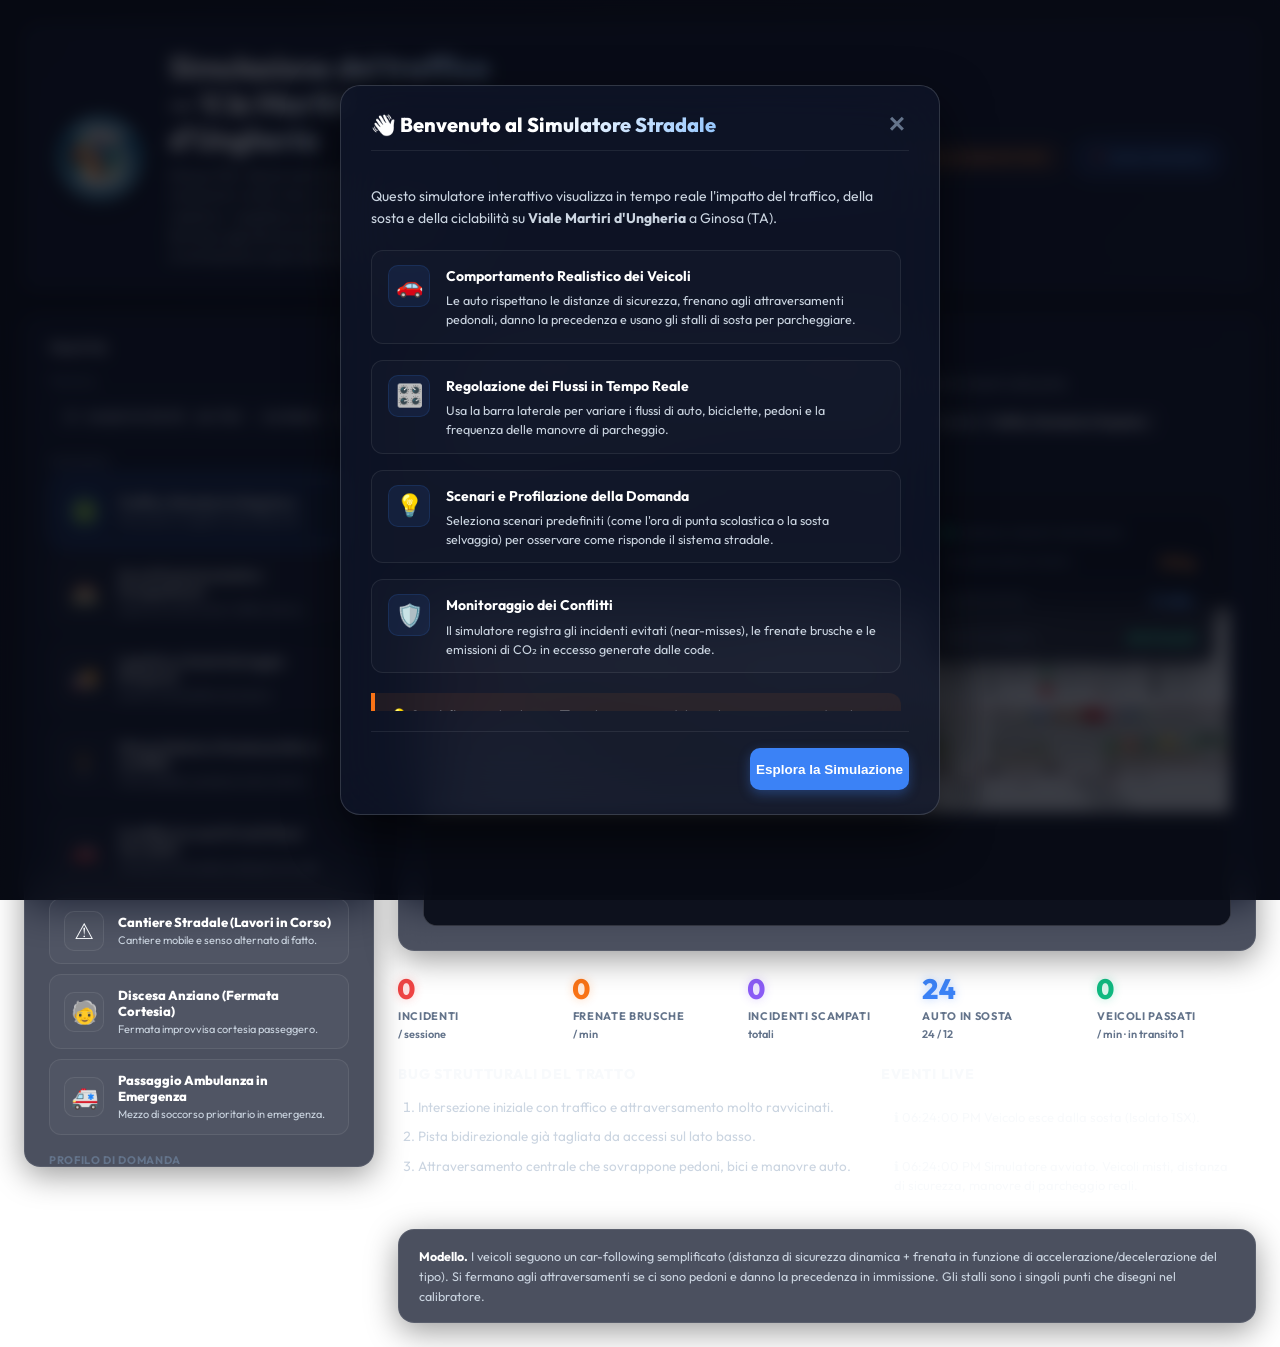
<file: index.html>
<!DOCTYPE html>
<html lang="it">
<head>
  <meta charset="UTF-8" />
  <meta name="viewport" content="width=device-width, initial-scale=1.0" />
  <title>Simulazione viale - V.le Martiri d'Ungheria, Ginosa</title>
  <link rel="preconnect" href="https://fonts.googleapis.com">
  <link rel="preconnect" href="https://fonts.gstatic.com" crossorigin>
  <link href="https://fonts.googleapis.com/css2?family=Outfit:wght@300;400;500;600;700;800;900&display=swap" rel="stylesheet">
  <link rel="stylesheet" href="src/style.css" />
</head>
<body>

<!-- Modal for first-time guide -->
<div id="firstVisitModal" class="modal" style="display:none;">
  <div class="modal-backdrop"></div>
  <div class="modal-content">
    <div class="modal-header">
      <h2>👋 Benvenuto al Simulatore Stradale</h2>
      <button id="closeModalCrossBtn" class="modal-close-cross" title="Chiudi">&times;</button>
    </div>
    <div class="modal-body">
      <p>Questo simulatore interattivo visualizza in tempo reale l'impatto del traffico, della sosta e della ciclabilità su <strong>Viale Martiri d'Ungheria</strong> a Ginosa (TA).</p>
      
      <div class="modal-feature-list">
        <div class="modal-feature-item">
          <span class="feature-icon">🚗</span>
          <div>
            <h4>Comportamento Realistico dei Veicoli</h4>
            <p>Le auto rispettano le distanze di sicurezza, frenano agli attraversamenti pedonali, danno la precedenza e usano gli stalli di sosta per parcheggiare.</p>
          </div>
        </div>
        <div class="modal-feature-item">
          <span class="feature-icon">🎛️</span>
          <div>
            <h4>Regolazione dei Flussi in Tempo Reale</h4>
            <p>Usa la barra laterale per variare i flussi di auto, biciclette, pedoni e la frequenza delle manovre di parcheggio.</p>
          </div>
        </div>
        <div class="modal-feature-item">
          <span class="feature-icon">💡</span>
          <div>
            <h4>Scenari e Profilazione della Domanda</h4>
            <p>Seleziona scenari predefiniti (come l'ora di punta scolastica o la sosta selvaggia) per osservare come risponde il sistema stradale.</p>
          </div>
        </div>
        <div class="modal-feature-item">
          <span class="feature-icon">🛡️</span>
          <div>
            <h4>Monitoraggio dei Conflitti</h4>
            <p>Il simulatore registra gli incidenti evitati (near-misses), le frenate brusche e le emissioni di CO₂ in eccesso generate dalle code.</p>
          </div>
        </div>
      </div>
      
      <p class="modal-tip">💡 <strong>Consiglio:</strong> Usa il pulsante <strong>☰</strong> in alto a sinistra del simulatore per nascondere la barra laterale e ingrandire l'area di visualizzazione.</p>
    </div>
    <div class="modal-footer">
      <button id="closeModalBtn" class="btnPrimary">Esplora la Simulazione</button>
    </div>
  </div>
</div>

<div class="page">
  <section class="hero">
    <div class="hero-text">
      <img src="viale_sim_assets/logo_comitato.jpg" class="comitato-logo" alt="Logo Comitato" />
      <div class="hero-info">
        <h1>Simulazione del traffico — V.le Martiri d'Ungheria</h1>
        <p>Ginosa (TA). Veicoli misti (city car, SUV, furgoni, camioncini, moto) che si comportano in modo realistico: rispettano la distanza di sicurezza, si fermano agli attraversamenti, danno la precedenza in immissione e usano davvero gli stalli di sosta.</p>
      </div>
    </div>
    <div class="hero-meta">
      <span class="badge badge-success" id="badgeSimulationStatus"><span class="dot"></span> SIMULAZIONE ATTIVA</span>
      <span class="badge badge-info" id="badgeActiveTract">🗺️ SEZIONE: TAVOLA D</span>
      <span class="badge badge-warning" id="badgeNearMisses">🛡️ 0 COLLISIONI EVITATE</span>
      <button class="badge btn-guide" id="openOnboardingBtn" title="Mostra Guida">❓ Guida Simulatore</button>
    </div>
  </section>
  
  <div class="layout">
    <aside class="panel" id="sidebar">
      <h2 class="collapsible-header">Tratto <span class="chevron">▼</span></h2>
      <div class="collapsible-content">
        <div class="field">
          <label for="tractSelect">Tavola</label>
          <select id="tractSelect"></select>
        </div>
        <div class="field">
          <label>Scenario</label>
          <select id="scenarioSelect" style="display: none;">
            <option value="standard">Traffico Standard e Regolare</option>
            <option value="school_peak">Ora di Punta Scolastica (Congestione)</option>
            <option value="delivery_block">Logistica e Sosta Selvaggia (Furgone)</option>
            <option value="vulnerable_users">Utenza Debole e Pendenze (Micro-conflitti)</option>
            <option value="driveway_conflict">Conflitto Accessi Privati (Passi Carrabili)</option>
            <option value="roadworks">Cantiere Stradale (Lavori in Corso)</option>
            <option value="dropoff">Discesa Anziano (Fermata Cortesia)</option>
            <option value="ambulance">Passaggio Ambulanza in Emergenza</option>
          </select>
          <div class="scenario-grid" id="scenarioGrid"></div>
        </div>
        <div class="field">
          <label for="profileSelect">Profilo di domanda</label>
          <select id="profileSelect">
            <option value="custom">Personalizzato</option>
            <option value="quiet">Notte / festivo</option>
            <option value="morning">Mattina feriale (7–9)</option>
            <option value="midday">Pranzo (12–14)</option>
            <option value="evening">Sera feriale (17–20)</option>
            <option value="weekend">Sabato pomeriggio</option>
          </select>
        </div>
      </div>

      <h2 class="collapsible-header">Flussi <span class="chevron">▼</span></h2>
      <div class="collapsible-content">
        <div class="field">
          <label>Auto · veic/min</label>
          <div class="sliderWrap"><input id="carFlow" type="range" min="0" max="60" value="15"><div class="valueBox" id="carFlowVal">15</div></div>
        </div>
        <div class="field">
          <label>Bici · bici/min</label>
          <div class="sliderWrap"><input id="bikeFlow" type="range" min="0" max="40" value="8"><div class="valueBox" id="bikeFlowVal">8</div></div>
        </div>
        <div class="field">
          <label>Pedoni · ped/min</label>
          <div class="sliderWrap"><input id="pedFlow" type="range" min="0" max="50" value="10"><div class="valueBox" id="pedFlowVal">10</div></div>
        </div>
        <div class="field">
          <label>Manovre parcheggio · /h</label>
          <div class="sliderWrap"><input id="parkingFlow" type="range" min="0" max="120" value="40"><div class="valueBox" id="parkingFlowVal">40</div></div>
        </div>
        <div class="field">
          <label>Occupazione iniziale parcheggi (%)</label>
          <div class="sliderWrap"><input id="parkingFill" type="range" min="0" max="100" value="65"><div class="valueBox" id="parkingFillVal">65</div></div>
        </div>
      </div>

      <h2 class="collapsible-header">Visualizzazione <span class="chevron">▼</span></h2>
      <div class="collapsible-content">
        <div class="checks">
          <label><input type="checkbox" id="showImage" checked> Sfondo planimetria</label>
          <label><input type="checkbox" id="showHotspots" checked> Zone critiche</label>
          <label><input type="checkbox" id="showPaths"> Traiettorie</label>
          <label><input type="checkbox" id="showStalls" checked> Posti auto</label>
          <label><input type="checkbox" id="showLabels"> Etichette events</label>
          <label><input type="checkbox" id="debugMode"> Modalità Debug (Log dev)</label>
        </div>

        <div class="btnRow" style="margin-top:14px">
          <button class="btnPrimary" id="pauseBtn">⏸ Pausa</button>
          <button class="btnGhost" id="resetBtn">↻ Reset</button>
        </div>

        <div class="miniLegend">
          <div class="legendItem"><span class="legendSwatch" style="background:#3b82f6"></span> city car</div>
          <div class="legendItem"><span class="legendSwatch" style="background:#1e293b"></span> SUV</div>
          <div class="legendItem"><span class="legendSwatch" style="background:#cbd5e1"></span> furgone</div>
          <div class="legendItem"><span class="legendSwatch" style="background:#a16207"></span> camioncino</div>
          <div class="legendItem"><span class="legendSwatch" style="background:#dc2626"></span> moto</div>
          <div class="legendItem"><span class="legendSwatch" style="background:#ea580c"></span> bici</div>
          <div class="legendItem"><span class="legendSwatch" style="background:#0f172a"></span> pedone</div>
          <div class="legendItem"><span class="legendSwatch" style="background:#7c3aed"></span> stallo disabili</div>
        </div>
      </div>
    </aside>

    <main class="main">
      <section class="canvasCard">
        <div class="titleRow">
          <div style="display: flex; align-items: center; gap: 14px;">
            <button id="sidebarToggleBtn" class="btnGhost" title="Nascondi controlli" style="height: 40px; width: 40px; padding: 0; display: inline-flex; align-items: center; justify-content: center; font-size: 18px; border-radius: 10px;">☰</button>
            <div>
              <h3 id="tractTitle">—</h3>
              <p id="tractDescription"></p>
            </div>
          </div>
          <div class="toolbar">
            <div class="chip">Pendenze <b id="slopeChip">—</b></div>
            <div class="chip">Pista <b id="orientationChip">—</b></div>
            <div class="chip">Scenario <b id="scenarioChip">—</b></div>
            <div class="chip">Stalli <b id="stallsChip">—</b></div>
            <button id="fullscreenBtn" class="btnGhost" style="height: 32px; padding: 0 12px; font-size: 11px;">🔲 Fullscreen</button>
          </div>
        </div>
        <div class="stageWrap">
          <canvas id="stage" width="1400" height="400"></canvas>
          <div class="hud-dashboard">
            <div class="hud-header">
              <span class="hud-pulse"></span> GINOSA SMART NETWORK
            </div>
            <div class="hud-metrics">
              <div class="hud-metric">
                <span class="hud-label">CO₂ IN ECCESSO (CODA)</span>
                <span class="hud-value" id="hudCO2">0.0 g</span>
              </div>
              <div class="hud-metric">
                <span class="hud-label">FLUSSO ATTIVO</span>
                <span class="hud-value" id="hudActive">0 veic.</span>
              </div>
              <div class="hud-metric">
                <span class="hud-label">VELOCITÀ MEDIA</span>
                <span class="hud-value" id="hudSpeed">40.0 km/h</span>
              </div>
            </div>
          </div>
        </div>
      </section>

      <section class="stats">
        <div class="card stat-red"><div class="statValue" id="statCrashes">0</div><div class="statLabel">Incidenti</div><div class="statSub">/ sessione</div></div>
        <div class="card stat-orange"><div class="statValue" id="statBrakes">0</div><div class="statLabel">Frenate brusche</div><div class="statSub">/ min</div></div>
        <div class="card stat-violet"><div class="statValue" id="statNearMisses">0</div><div class="statLabel">Incidenti scampati</div><div class="statSub">totali</div></div>
        <div class="card stat-blue"><div class="statValue" id="statParked">0</div><div class="statLabel">Auto in sosta</div><div class="statSub" id="statParkedSub">— / —</div></div>
        <div class="card stat-green"><div class="statValue" id="statThrough">0</div><div class="statLabel">Veicoli passati</div><div class="statSub" id="statThroughSub">/ min · in transito —</div></div>
      </section>

      <section class="bottom">
        <div class="card">
          <h3>Bug strutturali del tratto</h3>
          <ol class="list" id="bugList"></ol>
        </div>
        <div class="card">
          <h3>Eventi live</h3>
          <div class="log" id="logBox"></div>
        </div>
      </section>

      <section class="note">
        <b>Modello.</b> I veicoli seguono un car-following semplificato (distanza di sicurezza dinamica + frenata in funzione di accelerazione/decelerazione del tipo). Si fermano agli attraversamenti se ci sono pedoni e danno la precedenza in immissione. Gli stalli sono i singoli punti che disegni nel calibratore.
      </section>
    </main>
  </div>
</div>

<script src="src/data.js"></script>
<script src="src/simulator.js?v=12"></script>
</body>
</html>
</file>
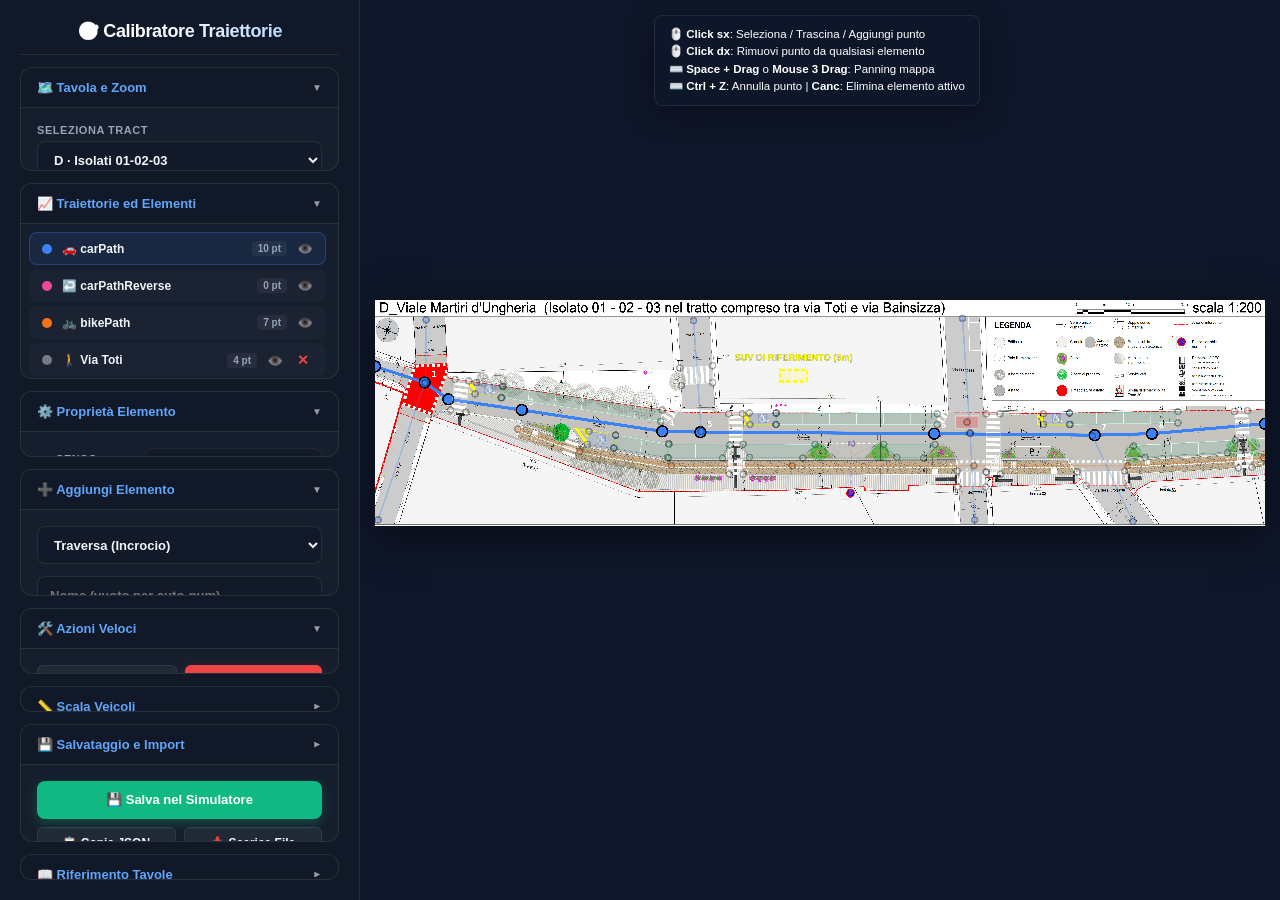
<file: calibration_tool.html>
<!DOCTYPE html>
<html lang="it">
<head>
<meta charset="UTF-8"/>
<title>Calibrazione Traiettorie</title>
<style>
  :root {
    --bg: #0b0f19;
    --panel-bg: rgba(22, 28, 45, 0.7);
    --panel-border: rgba(255, 255, 255, 0.08);
    --ink: #f1f5f9;
    --ink-muted: #94a3b8;
    --blue: #3b82f6;
    --blue-glow: rgba(59, 130, 246, 0.3);
    --green: #10b981;
    --green-glow: rgba(16, 185, 129, 0.3);
    --orange: #f97316;
    --orange-glow: rgba(249, 115, 22, 0.3);
    --red: #ef4444;
    --red-glow: rgba(239, 68, 68, 0.3);
    --purple: #8b5cf6;
    --radius: 12px;
    --shadow: 0 8px 32px rgba(0, 0, 0, 0.4);
  }

  * { box-sizing: border-box; margin: 0; padding: 0; }
  body {
    font-family: 'Outfit', 'Inter', -apple-system, sans-serif;
    background: var(--bg);
    color: var(--ink);
    display: flex;
    height: 100vh;
    overflow: hidden;
  }

  .sidebar {
    width: 360px;
    min-width: 360px;
    background: #111827;
    border-right: 1px solid var(--panel-border);
    padding: 20px;
    overflow-y: auto;
    display: flex;
    flex-direction: column;
    gap: 12px;
  }

  .sidebar::-webkit-scrollbar {
    width: 6px;
  }
  .sidebar::-webkit-scrollbar-thumb {
    background: rgba(255, 255, 255, 0.1);
    border-radius: 3px;
  }

  h1 {
    font-size: 18px;
    font-weight: 800;
    color: #fff;
    text-align: center;
    padding-bottom: 12px;
    border-bottom: 1px solid var(--panel-border);
    letter-spacing: -0.02em;
    background: linear-gradient(120deg, #ffffff 40%, #93c5fd 100%);
    -webkit-background-clip: text;
    -webkit-text-fill-color: transparent;
  }

  h2 {
    font-size: 13px;
    font-weight: 800;
    color: #60a5fa;
    display: flex;
    align-items: center;
    gap: 8px;
  }

  /* Collapsible Card Design */
  .card {
    background: rgba(31, 41, 55, 0.4);
    border: 1px solid var(--panel-border);
    border-radius: var(--radius);
    overflow: hidden;
    transition: all 0.3s cubic-bezier(0.25, 0.8, 0.25, 1);
  }
  
  .card-header {
    background: rgba(17, 24, 39, 0.8);
    padding: 12px 16px;
    display: flex;
    align-items: center;
    justify-content: space-between;
    cursor: pointer;
    user-select: none;
    transition: background 0.2s;
  }
  .card-header:hover {
    background: rgba(31, 41, 55, 0.8);
  }

  .card-header .toggle-icon {
    font-size: 10px;
    transition: transform 0.3s;
    opacity: 0.6;
  }
  .card.collapsed .toggle-icon {
    transform: rotate(-90deg);
  }
  .card.collapsed .card-body {
    display: none;
  }
  .card-body {
    padding: 16px;
    border-top: 1px solid var(--panel-border);
  }

  label {
    display: block;
    font-size: 11px;
    font-weight: 700;
    margin-bottom: 5px;
    color: var(--ink-muted);
    text-transform: uppercase;
    letter-spacing: 0.05em;
  }

  select, button, input[type=text], input[type=number] {
    width: 100%;
    height: 38px;
    border: 1px solid var(--panel-border);
    border-radius: 8px;
    background: rgba(17, 24, 39, 0.6);
    color: var(--ink);
    font-size: 13px;
    font-weight: 600;
    padding: 0 12px;
    outline: none;
    transition: all 0.2s;
  }

  select:focus, input[type=text]:focus, input[type=number]:focus {
    border-color: var(--blue);
    box-shadow: 0 0 0 3px var(--blue-glow);
  }

  button {
    cursor: pointer;
    font-weight: 700;
    border: none;
    display: inline-flex;
    align-items: center;
    justify-content: center;
    gap: 8px;
    transition: all 0.2s ease;
  }
  button:hover {
    transform: translateY(-1px);
  }
  button:active {
    transform: translateY(0);
  }

  .btn-pri { background: var(--blue); color: #fff; box-shadow: 0 4px 12px var(--blue-glow); }
  .btn-pri:hover { background: #2563eb; box-shadow: 0 6px 16px rgba(37, 99, 235, 0.4); }

  .btn-sec { background: rgba(255, 255, 255, 0.05); color: var(--ink); border: 1px solid var(--panel-border); }
  .btn-sec:hover { background: rgba(255, 255, 255, 0.1); }

  .btn-grn { background: var(--green); color: #fff; box-shadow: 0 4px 12px var(--green-glow); }
  .btn-grn:hover { background: #059669; box-shadow: 0 6px 16px rgba(5, 150, 105, 0.4); }

  .btn-del { background: var(--red); color: #fff; box-shadow: 0 4px 12px var(--red-glow); }
  .btn-del:hover { background: #dc2626; box-shadow: 0 6px 16px rgba(220, 38, 38, 0.4); }

  .btn-sm { height: 32px; font-size: 12px; border-radius: 6px; }

  .row { display: flex; gap: 8px; }
  .row > * { flex: 1; }
  .row.valign { align-items: center; }

  .pathList {
    display: flex;
    flex-direction: column;
    gap: 4px;
    max-height: 260px;
    overflow-y: auto;
    padding-right: 4px;
  }
  .pathList::-webkit-scrollbar {
    width: 4px;
  }
  .pathList::-webkit-scrollbar-thumb {
    background: rgba(255, 255, 255, 0.08);
    border-radius: 2px;
  }

  .pItem {
    display: flex;
    align-items: center;
    gap: 10px;
    padding: 8px 12px;
    border-radius: 8px;
    cursor: pointer;
    font-size: 12px;
    font-weight: 600;
    background: rgba(255, 255, 255, 0.02);
    border: 1px solid transparent;
    transition: all 0.2s;
  }
  .pItem:hover {
    background: rgba(255, 255, 255, 0.06);
    border-color: rgba(255, 255, 255, 0.05);
  }
  .pItem.active {
    background: rgba(59, 130, 246, 0.1);
    border-color: rgba(59, 130, 246, 0.3);
  }
  
  .pItem .sw {
    width: 10px;
    height: 10px;
    border-radius: 50%;
    flex-shrink: 0;
  }
  .pItem .ct {
    margin-left: auto;
    font-size: 10px;
    color: var(--ink-muted);
    background: rgba(255, 255, 255, 0.05);
    padding: 2px 6px;
    border-radius: 4px;
  }
  .pItem .ow {
    font-size: 9px;
    background: rgba(249, 115, 22, 0.15);
    color: #fdba74;
    padding: 1px 4px;
    border-radius: 4px;
    font-weight: 700;
    margin-left: 6px;
  }
  .pItem .tag {
    font-size: 9px;
    background: rgba(59, 130, 246, 0.15);
    color: #93c5fd;
    padding: 1px 4px;
    border-radius: 4px;
    font-weight: 700;
    margin-left: 6px;
  }
  .pItem .toggle {
    cursor: pointer;
    opacity: 0.5;
    font-size: 13px;
    transition: opacity 0.2s;
  }
  .pItem .toggle:hover { opacity: 1; }
  .pItem .del {
    background: none !important;
    border: none !important;
    color: var(--red);
    cursor: pointer;
    font-size: 14px;
    width: auto;
    height: auto;
    padding: 0 4px;
    box-shadow: none !important;
    transform: none !important;
  }

  .main {
    flex: 1;
    overflow: auto;
    position: relative;
    padding: 0;
    background: #0f172a;
  }

  .canvas-wrap {
    display: flex;
    align-items: center;
    justify-content: center;
    position: relative;
    box-sizing: border-box;
  }

  canvas {
    display: block;
    cursor: crosshair;
    box-shadow: 0 10px 40px rgba(0,0,0,0.5);
    flex-shrink: 0;
  }

  .status {
    position: fixed;
    bottom: 20px;
    right: 20px;
    background: rgba(16, 185, 129, 0.9);
    backdrop-filter: blur(10px);
    color: #fff;
    padding: 10px 20px;
    border-radius: var(--radius);
    font-weight: 700;
    font-size: 13px;
    box-shadow: 0 10px 25px rgba(16, 185, 129, 0.3);
    opacity: 0;
    transform: translateY(10px);
    transition: all 0.3s cubic-bezier(0.34, 1.56, 0.64, 1);
    pointer-events: none;
    z-index: 99;
  }
  .status.show {
    opacity: 1;
    transform: translateY(0);
  }

  .hud-coordinates {
    position: absolute;
    top: 15px;
    background: rgba(15, 23, 42, 0.75);
    backdrop-filter: blur(12px);
    border: 1px solid var(--panel-border);
    padding: 8px 14px;
    border-radius: 8px;
    font-family: monospace;
    font-size: 12px;
    color: #fff;
    pointer-events: none;
    z-index: 10;
    box-shadow: var(--shadow);
  }

  .help {
    font-size: 11.5px;
    color: var(--ink-muted);
    line-height: 1.6;
    background: rgba(255, 255, 255, 0.02);
    border: 1px solid var(--panel-border);
    padding: 12px;
    border-radius: var(--radius);
  }
  .help b { color: #60a5fa; }
  .help strong { color: var(--orange); }

  .addPanel {
    display: flex;
    flex-direction: column;
    gap: 8px;
  }

  .refPanel {
    font-size: 11.5px;
    background: rgba(31, 41, 55, 0.2);
    padding: 12px;
    border-radius: 8px;
    color: var(--ink-muted);
    line-height: 1.6;
    border: 1px solid var(--panel-border);
  }
  .refPanel b { color: #53a8b6; display: block; margin-bottom: 6px; }

  /* Input range premium styling */
  input[type=range] {
    -webkit-appearance: none;
    width: 100%;
    background: transparent;
  }
  input[type=range]:focus { outline: none; }
  input[type=range]::-webkit-slider-runnable-track {
    width: 100%;
    height: 6px;
    cursor: pointer;
    background: rgba(255,255,255,0.1);
    border-radius: 3px;
  }
  input[type=range]::-webkit-slider-thumb {
    height: 16px;
    width: 16px;
    border-radius: 50%;
    background: var(--blue);
    cursor: pointer;
    -webkit-appearance: none;
    margin-top: -5px;
    box-shadow: 0 0 8px var(--blue-glow);
  }
</style>
</head>
<body>
<aside class="sidebar">
  <h1>🎯 Calibratore Traiettorie</h1>
  
  <div class="card">
    <div class="card-header" onclick="toggleCard(this)">
      <h2>🗺️ Tavola e Zoom</h2>
      <span class="toggle-icon">▼</span>
    </div>
    <div class="card-body">
      <div style="margin-bottom:8px">
        <label>Seleziona Tract</label>
        <select id="tractSel"></select>
      </div>
      <div class="row">
        <button class="btn-sec btn-sm" id="zOut">−</button>
        <button class="btn-sec btn-sm" id="zFit">Fit</button>
        <button class="btn-sec btn-sm" id="zIn">+</button>
        <button class="btn-sec btn-sm" id="z100">1:1</button>
      </div>
    </div>
  </div>

  <div class="card">
    <div class="card-header" onclick="toggleCard(this)">
      <h2>📈 Traiettorie ed Elementi</h2>
      <span class="toggle-icon">▼</span>
    </div>
    <div class="card-body" style="padding:8px">
      <div class="pathList" id="pathList"></div>
    </div>
  </div>

  <div class="card" id="propCard">
    <div class="card-header" onclick="toggleCard(this)">
      <h2>⚙️ Proprietà Elemento</h2>
      <span class="toggle-icon">▼</span>
    </div>
    <div class="card-body">
      <div class="addPanel">
        <div class="row valign">
           <label style="flex:1; margin-bottom:0; display:flex; align-items:center; gap:6px;"><input type="checkbox" id="oneWayCheck"> Senso Unico</label>
           <select id="dirSel" style="flex:1.5;height:34px;font-size:12px">
             <option value="both">Entrambe dir.</option>
             <option value="in">Solo Entrata</option>
             <option value="out">Solo Uscita</option>
           </select>
        </div>
      </div>
    </div>
  </div>

  <div class="card">
    <div class="card-header" onclick="toggleCard(this)">
      <h2>➕ Aggiungi Elemento</h2>
      <span class="toggle-icon">▼</span>
    </div>
    <div class="card-body">
      <div class="addPanel">
        <div class="row">
          <select id="addType">
            <option value="sidestreet">Traversa (Incrocio)</option>
            <option value="crossing">Attrav. Pedonale</option>
            <option value="driveway">Passo carrabile</option>
            <option value="stall">Stallo Parcheggio</option>
            <option value="disabled">Stallo Disabili</option>
            <option value="moto">Stallo Moto</option>
            <option value="hotspot">Zona Critica</option>
            <option value="blockage">Ostruzione (Furgone)</option>
          </select>
        </div>
        <input type="text" id="addName" placeholder="Nome (vuoto per auto-num)..." style="margin: 4px 0"/>
        <button class="btn-grn btn-sm" id="addBtn">+ Aggiungi / Posiziona</button>
      </div>
    </div>
  </div>

  <div class="card">
    <div class="card-header" onclick="toggleCard(this)">
      <h2>🛠️ Azioni Veloci</h2>
      <span class="toggle-icon">▼</span>
    </div>
    <div class="card-body">
      <div class="row">
        <button class="btn-sec btn-sm" id="undoBtn">↩ Undo</button>
        <button class="btn-del btn-sm" id="clearBtn">🗑 Svuota</button>
      </div>
    </div>
  </div>

  <div class="card collapsed">
    <div class="card-header" onclick="toggleCard(this)">
      <h2>📏 Scala Veicoli</h2>
      <span class="toggle-icon">▼</span>
    </div>
    <div class="card-body">
      <div style="background: rgba(255,255,255,0.02); padding: 8px; border-radius: 6px; border:1px solid var(--panel-border)">
        <div style="display:flex; gap:8px; align-items:center;">
          <input type="range" id="scaleSlider" min="0.5" max="3.0" step="0.01" value="1.0" style="flex:1">
          <input type="number" id="scaleVal" value="1.0" step="0.01" style="width:65px; background:rgba(17,24,39,0.6); color:#fff; border:1px solid var(--panel-border); height:30px; border-radius:4px; text-align:center;">
        </div>
        <div style="font-size:10px; color:var(--ink-muted); margin-top:6px;">Regola finché il SUV fantasma giallo non occupa correttamente un parcheggio.</div>
      </div>
    </div>
  </div>

  <div class="card collapsed">
    <div class="card-header" onclick="toggleCard(this)">
      <h2>💾 Salvataggio e Import</h2>
      <span class="toggle-icon">▼</span>
    </div>
    <div class="card-body" style="display:flex; flex-direction:column; gap:8px;">
      <button class="btn-grn" id="saveBtn">💾 Salva nel Simulatore</button>
      <div class="row">
        <button class="btn-sec btn-sm" id="exportBtn">📋 Copia JSON</button>
        <button class="btn-sec btn-sm" id="downloadBtn">📥 Scarica File</button>
      </div>
      <button class="btn-del btn-sm" id="resetStorBtn">🗑 Ripristina Predefiniti</button>
    </div>
  </div>

  <div class="card collapsed">
    <div class="card-header" onclick="toggleCard(this)">
      <h2>📖 Riferimento Tavole</h2>
      <span class="toggle-icon">▼</span>
    </div>
    <div class="card-body">
      <div class="refPanel" id="refPanel"></div>
    </div>
  </div>
</aside>

<div class="main" id="mainArea">
  <div class="hud-coordinates" id="coordsHud" style="left: 15px;">X: 0 | Y: 0</div>
  <div class="hud-coordinates" style="right: 15px; left: auto; font-family: sans-serif; font-size: 11.5px; line-height: 1.5; padding: 10px 14px;">
    🖱️ <b>Click sx</b>: Seleziona / Trascina / Aggiungi punto<br>
    🖱️ <b>Click dx</b>: Rimuovi punto da qualsiasi elemento<br>
    ⌨️ <b>Space + Drag</b> o <b>Mouse 3 Drag</b>: Panning mappa<br>
    ⌨️ <b>Ctrl + Z</b>: Annulla punto | <b>Canc</b>: Elimina elemento attivo
  </div>
  <div class="canvas-wrap" id="canvasWrap">
    <canvas id="canvas"></canvas>
  </div>
</div>
<div class="status" id="status"></div>

<script>
function toggleCard(header) {
  const card = header.parentElement;
  card.classList.toggle('collapsed');
  
  const title = header.querySelector('h2').textContent.trim();
  localStorage.setItem('calib-card-' + title, card.classList.contains('collapsed') ? 'collapsed' : 'expanded');
}

(() => {
const canvas = document.getElementById('canvas');
const ctx = canvas.getContext('2d');
const mainArea = document.getElementById('mainArea');
const statusEl = document.getElementById('status');
let vehicleScale = 1.0;
let refSUV = { x: 100, y: 100, angle: 0 };

const COLORS = {carPath:'#3b82f6',carPathReverse:'#ec4899',bikePath:'#f97316',sidestreet:'#3b82f6',crossing:'rgba(255,255,255,0.4)',driveway:'#8b5cf6',stall:'rgba(16,185,129,0.3)',disabled:'rgba(59,130,246,0.3)',moto:'rgba(234,179,8,0.3)',hotspot:'rgba(239,68,68,0.25)',blockage:'#ef4444'};
const AREA_TYPES = ['crossing','hotspot'];

const defaultTracts = {
  D:{title:'D · Isolati 01-02-03',image:'./viale_sim_assets/D.png',w:1165,h:296},
  E:{title:'E · Isolati 03-04-05-06',image:'./viale_sim_assets/E.png',w:1176,h:225},
  F:{title:'F · Isolati 06-07-08-09',image:'./viale_sim_assets/F.png',w:1800,h:373},
  G:{title:'G · Isolati 09-10-11-12',image:'./viale_sim_assets/G.png',w:1798,h:399},
  H:{title:'H · Isolati 12-13-14-15',image:'./viale_sim_assets/H.png',w:1798,h:470}
};

const defaultPaths = {
  D:{carPath:[[18,106],[95,107],[170,108],[290,110],[420,112],[545,114],[670,114],[795,112],[920,110],[1045,109],[1148,108]],bikePath:[[1110,208],[1000,207],[900,207],[780,208],[660,210],[545,210],[420,209],[300,207],[190,204],[85,200]],crossings:[{name:'Via Toti',path:[[72,82],[72,222]]},{name:'Attraversamento centrale',path:[[515,98],[515,218]]},{name:'Via Bainsizza',path:[[1045,92],[1045,218]]}],driveways:[{name:'Accesso 1',path:[[640,272],[640,245],[636,218],[630,195]]},{name:'Accesso 2',path:[[935,270],[935,244],[930,218],[926,196]]}],disabled:[{name:'Stallo disabili',path:[[500,120],[500,148],[500,182],[500,214]]}],hotspots:[],blockage:{x:690,y:108},sideStreets:[],stalls:[],moto:[]},
  E:{carPath:[],carPathReverse:[],bikePath:[],crossings:[],driveways:[],disabled:[],hotspots:[],blockage:{x:0,y:0},sideStreets:[],stalls:[],moto:[]},
  F:{carPath:[],carPathReverse:[],bikePath:[],crossings:[],driveways:[],disabled:[],hotspots:[],blockage:{x:0,y:0},sideStreets:[],stalls:[],moto:[]},
  G:{carPath:[],carPathReverse:[],bikePath:[],crossings:[],driveways:[],disabled:[],hotspots:[],blockage:{x:0,y:0},sideStreets:[],stalls:[],moto:[]},
  H:{carPath:[],carPathReverse:[],bikePath:[],crossings:[],driveways:[],disabled:[],hotspots:[],blockage:{x:0,y:0},sideStreets:[],stalls:[],moto:[]}
};

let currentKey = new URLSearchParams(location.search).get('tract') || 'D';
let activePath = 'carPath';
let zoom = 1;
let bgImage = new Image();
let dragging = null;
let paths = {}; 
let hiddenPaths = new Set();
let oneWayPaths = new Set();
let directions = {}; // side street directions

// Panning states
let isPanning = false;
let panStart = { x: 0, y: 0 };
let spacePressed = false;

const GRAB_R = 12;

function tractToEditable(data) {
  const out = {};
  oneWayPaths.clear(); directions = {};
  out.carPath = JSON.parse(JSON.stringify(data.carPath || []));
  out.carPathReverse = JSON.parse(JSON.stringify(data.carPathReverse || []));
  out.bikePath = JSON.parse(JSON.stringify(data.bikePath || []));
  
  (data.crossings||[]).forEach(c => { 
    const k = 'crossing:'+c.name; out[k] = c.path || [[c.x,c.y1],[c.x,c.y2]]; 
    if(c.oneWay) oneWayPaths.add(k);
  });
  (data.sideStreets||[]).forEach(s => {
    const k = 'sidestreet:'+s.name; out[k] = s.path || [];
    if(s.oneWay) oneWayPaths.add(k);
    directions[k] = s.direction || 'both';
  });
  (data.driveways||[]).forEach(d => { out['driveway:'+d.name] = JSON.parse(JSON.stringify(d.path)); });
  (data.stalls||[]).forEach(s => { out['stall:'+s.name] = JSON.parse(JSON.stringify(s.path)); });
  (data.disabled||[]).forEach(d => { out['disabled:'+d.name] = JSON.parse(JSON.stringify(d.path)); });
  (data.moto||[]).forEach(m => { out['moto:'+m.name] = JSON.parse(JSON.stringify(m.path)); });
  (data.hotspots||[]).forEach((h,i) => { 
    out['hotspot:'+(h.name||i)] = h.area || [[h.x,h.y],[h.x+h.w,h.y],[h.x+h.w,h.y+h.h],[h.x,h.y+h.h]]; 
  });
  if(data.blockage) out['blockage:furgone'] = [[data.blockage.x, data.blockage.y]];
  
  vehicleScale = data.scale || 1.0;
  refSUV = data.refSUV || { x: defaultTracts[currentKey].w/2, y: defaultTracts[currentKey].h/2, angle: 0 };
  if(document.getElementById('scaleSlider')) document.getElementById('scaleSlider').value = vehicleScale;
  if(document.getElementById('scaleVal')) document.getElementById('scaleVal').value = vehicleScale;

  return out;
}

function editableToTract(ed) {
  const out = {crossings:[], sideStreets:[], driveways:[], stalls:[], disabled:[], moto:[], hotspots:[], blockage:{x:0,y:0}, scale: vehicleScale, refSUV: refSUV};
  out.carPath = ed.carPath || [];
  out.carPathReverse = ed.carPathReverse || [];
  out.bikePath = ed.bikePath || [];
  Object.keys(ed).forEach(k => {
    const pts = ed[k];
    if(k.startsWith('crossing:')) out.crossings.push({name:k.slice(9), path:pts, oneWay:oneWayPaths.has(k)});
    if(k.startsWith('sidestreet:')) out.sideStreets.push({name:k.slice(11), path:pts, oneWay:oneWayPaths.has(k), direction:directions[k]||'both'});
    if(k.startsWith('driveway:')) out.driveways.push({name:k.slice(9), path:pts});
    if(k.startsWith('stall:')) out.stalls.push({name:k.slice(6), path:pts});
    if(k.startsWith('disabled:')) out.disabled.push({name:k.slice(9), path:pts});
    if(k.startsWith('moto:')) out.moto.push({name:k.slice(5), path:pts});
    if(k.startsWith('hotspot:')) {
      out.hotspots.push({name:k.slice(8), area:pts});
    }
    if(k.startsWith('blockage:')) {
      if(pts.length>=1) out.blockage = {x:pts[0][0], y:pts[0][1]};
    }
  });
  return out;
}

let calibrationData = null;

async function loadCalibrationFile() {
  try {
    const res = await fetch('viale_calibration.json?' + Date.now());
    if (res.ok) {
      calibrationData = await res.json();
    }
  } catch(e) { console.warn('Nessun file di calibrazione trovato.'); }
}

function loadFromStorage(key) {
  if (calibrationData && calibrationData[key]) return calibrationData[key];
  try {
    const s = localStorage.getItem('viale_tract_' + key);
    return s ? JSON.parse(s) : null;
  } catch(e) { return null; }
}

function updateRefPanel() {
  const panel = document.getElementById('refPanel');
  let html = '<b>Dati Ginosa (Riferimento):</b>';
  if(currentKey === 'D' || currentKey === 'E') {
    html += '• Tavola 8.3<br>• Vie: Toti, Bainsizza, Oslavia<br>';
  } else {
    html += '• Tavola 8.4<br>• Vie: Rosselli, Di Vittorio, La Malfa<br>';
  }
  html += '• Scala 1:200 | Corsia: 3.50m';
  panel.innerHTML = html;
}

function loadTract() {
  const stored = loadFromStorage(currentKey);
  const base = stored || defaultPaths[currentKey];
  paths = tractToEditable(base);
  hiddenPaths.clear();
  if(!paths[activePath]) activePath = 'carPath';
  syncPropUI();
  const t = defaultTracts[currentKey];
  bgImage = new Image();
  bgImage.onload = () => {
    const scale = bgImage.naturalWidth ? (bgImage.naturalWidth / t.w) : 1;
    canvas.width = t.w * scale;
    canvas.height = t.h * scale;
    fitZoom();
    centerScroll();
    render();
  };
  bgImage.src = t.image;
  // Temporary size until image finishes loading
  canvas.width = t.w;
  canvas.height = t.h;
  buildList(); updateRefPanel();
}

function syncPropUI() {
  document.getElementById('oneWayCheck').checked = oneWayPaths.has(activePath);
  document.getElementById('dirSel').value = directions[activePath] || 'both';
  document.getElementById('dirSel').disabled = !activePath.startsWith('sidestreet:');
}

const tractSel = document.getElementById('tractSel');
Object.keys(defaultTracts).forEach(k => {
  const o = document.createElement('option');
  o.value = k; o.textContent = defaultTracts[k].title;
  tractSel.appendChild(o);
});
tractSel.value = currentKey;
tractSel.onchange = () => { currentKey = tractSel.value; loadTract(); };

document.getElementById('oneWayCheck').onchange = (e) => {
  if(e.target.checked) oneWayPaths.add(activePath); else oneWayPaths.delete(activePath);
  buildList(); render();
};
document.getElementById('dirSel').onchange = (e) => {
  directions[activePath] = e.target.value;
  buildList(); render();
};

function pathColor(name) {
  if(name==='carPath') return COLORS.carPath;
  if(name==='carPathReverse') return COLORS.carPathReverse;
  if(name==='bikePath') return COLORS.bikePath;
  if(name.startsWith('sidestreet:')) return COLORS.sidestreet;
  if(name.startsWith('crossing:')) return COLORS.crossing;
  if(name.startsWith('driveway:')) return COLORS.driveway;
  if(name.startsWith('stall:')) return COLORS.stall;
  if(name.startsWith('disabled:')) return COLORS.disabled;
  if(name.startsWith('moto:')) return COLORS.moto;
  if(name.startsWith('hotspot:')) return COLORS.hotspot;
  if(name.startsWith('blockage:')) return COLORS.blockage;
  return '#888';
}

function pathTypeLabel(name) {
  if(name==='carPath') return '🚗';
  if(name==='carPathReverse') return '↩️';
  if(name==='bikePath') return '🚲';
  if(name.startsWith('sidestreet:')) return '🛣️';
  if(name.startsWith('crossing:')) return '🚶';
  if(name.startsWith('driveway:')) return '🅿️';
  if(name.startsWith('stall:')) return '🅿️';
  if(name.startsWith('disabled:')) return '♿';
  if(name.startsWith('moto:')) return '🏍️';
  if(name.startsWith('hotspot:')) return '🔥';
  if(name.startsWith('blockage:')) return '🚧';
  return '?';
}

function canDelete(name) { return !['carPath','carPathReverse','bikePath'].includes(name); }

function buildList() {
  const list = document.getElementById('pathList');
  list.innerHTML = '';
  Object.keys(paths).forEach(name => {
    const div = document.createElement('div');
    div.className = 'pItem' + (name===activePath?' active':'');
    const isHidden = hiddenPaths.has(name);
    const isOW = oneWayPaths.has(name);
    const dir = directions[name];
    div.innerHTML = `<span class="sw" style="background:${pathColor(name)}"></span>
      <span style="flex:1">${pathTypeLabel(name)} ${name.split(':')[1] || name}${isOW?'<span class="ow">1-WAY</span>':''}${dir && dir!=='both'?'<span class="tag">'+dir.toUpperCase()+'</span>':''}</span>
      <span class="ct">${paths[name].length} pt</span>
      <span class="toggle" data-name="${name}" title="Nascondi / Mostra">${isHidden?'👁️‍🗨️':'👁️'}</span>
      ${canDelete(name) ? '<button class="del" data-name="'+name+'">✕</button>' : ''}`;
    
    div.onclick = (e) => {
      if(e.target.classList.contains('del') || e.target.classList.contains('toggle')) return;
      activePath = name; syncPropUI(); buildList(); render();
    };
    list.appendChild(div);
  });

  list.querySelectorAll('.toggle').forEach(btn => {
    btn.onclick = (e) => {
      e.stopPropagation();
      const n = btn.dataset.name;
      if(hiddenPaths.has(n)) hiddenPaths.delete(n); else hiddenPaths.add(n);
      buildList(); render();
    };
  });
  list.querySelectorAll('.del').forEach(btn => {
    btn.onclick = (e) => {
      e.stopPropagation();
      const n = btn.dataset.name;
      if(confirm('Eliminare "'+n+'"?')) {
        delete paths[n]; if(activePath===n) activePath='carPath';
        buildList(); render();
      }
    };
  });
}

function flash(msg) {
  statusEl.textContent = msg; statusEl.classList.add('show');
  setTimeout(() => statusEl.classList.remove('show'), 1800);
}

function fitZoom() {
  const t = defaultTracts[currentKey];
  zoom = Math.min((mainArea.clientWidth-30)/t.w, (mainArea.clientHeight-30)/t.h, 1);
  applyZoom();
}
function applyZoom() {
  const t = defaultTracts[currentKey];
  const cw = t.w * zoom;
  const ch = t.h * zoom;
  canvas.style.width = cw + 'px';
  canvas.style.height = ch + 'px';
  const wrap = document.getElementById('canvasWrap');
  if (wrap) {
    wrap.style.width = (cw + 600) + 'px';
    wrap.style.height = (ch + 600) + 'px';
  }
}
function centerScroll() {
  const wrap = document.getElementById('canvasWrap');
  if (wrap) {
    mainArea.scrollLeft = (wrap.clientWidth - mainArea.clientWidth) / 2;
    mainArea.scrollTop = (wrap.clientHeight - mainArea.clientHeight) / 2;
  }
}
document.getElementById('zIn').onclick = () => { zoom=Math.min(4,zoom*1.3); applyZoom(); };
document.getElementById('zOut').onclick = () => { zoom=Math.max(.1,zoom*.77); applyZoom(); };
document.getElementById('zFit').onclick = () => { fitZoom(); centerScroll(); };
document.getElementById('z100').onclick = () => { zoom=1; applyZoom(); centerScroll(); };
mainArea.addEventListener('wheel', e => { e.preventDefault(); zoom*=e.deltaY<0?1.12:.89; zoom=Math.max(.1,Math.min(4,zoom)); applyZoom(); }, {passive:false});

function render() {
  const t = defaultTracts[currentKey];
  const scale = bgImage.naturalWidth ? (bgImage.naturalWidth / t.w) : 1;

  ctx.clearRect(0, 0, canvas.width, canvas.height);

  ctx.save();
  ctx.scale(scale, scale);

  ctx.fillStyle='#f7f3e9'; ctx.fillRect(0,0,t.w,t.h);
  if(bgImage.complete) ctx.drawImage(bgImage,0,0,t.w,t.h);

  Object.keys(paths).forEach(name => {
    if(hiddenPaths.has(name)) return;
    const pts = paths[name];
    const color = pathColor(name);
    const active = name===activePath;
    ctx.save();
    ctx.globalAlpha = active?1:.3;
    
    const isArea = AREA_TYPES.some(t => name.startsWith(t+':'));
    
    if(isArea) {
      if(pts.length > 2) {
        ctx.beginPath(); ctx.moveTo(pts[0][0], pts[0][1]);
        for(let i=1; i<pts.length; i++) ctx.lineTo(pts[i][0], pts[i][1]);
        ctx.closePath();
        ctx.fillStyle = color; ctx.fill();
        ctx.strokeStyle = active ? '#fff' : color.replace('0.4','1').replace('0.3','1').replace('0.25','1');
        ctx.lineWidth = active ? 2.5 : 1;
        ctx.stroke();
      }
    } else if(name.startsWith('blockage:')) {
      if(pts.length>=1) {
        ctx.fillStyle = color; ctx.fillRect(pts[0][0]-15, pts[0][1]-8, 30, 16);
        ctx.strokeStyle = '#fff'; ctx.lineWidth = 2; ctx.strokeRect(pts[0][0]-15, pts[0][1]-8, 30, 16);
      }
    } else if(name.startsWith('stall:') || name.startsWith('disabled:') || name.startsWith('moto:')) {
      const type = name.startsWith('stall:') ? 'normal' : (name.startsWith('disabled:') ? 'disabled' : 'moto');
      const L = type === 'moto' ? 14 : 28;
      const W = type === 'moto' ? 9 : 13;
      
      if(pts.length === 4) {
        // Draw as a Zone polygon
        ctx.beginPath(); ctx.moveTo(pts[0][0], pts[0][1]);
        for(let i=1; i<pts.length; i++) ctx.lineTo(pts[i][0], pts[i][1]);
        ctx.closePath();
        ctx.fillStyle = color.replace('1)','0.15)').replace('0.8)','0.15)').replace('0.7)','0.15)');
        ctx.fill();
        ctx.strokeStyle = active ? '#fff' : color.replace('0.3', '0.7');
        ctx.lineWidth = active ? 2.5 : 1.2;
        ctx.stroke();
        
        if (type === 'disabled') {
          const cx = (pts[0][0] + pts[1][0] + pts[2][0] + pts[3][0]) / 4;
          const cy = (pts[0][1] + pts[1][1] + pts[2][1] + pts[3][1]) / 4;
          ctx.fillStyle = active ? '#fff' : 'rgba(59,130,246,0.85)';
          ctx.font = 'bold 11px Inter, sans-serif';
          ctx.textAlign = 'center'; ctx.textBaseline = 'middle';
          ctx.fillText('♿', cx, cy);
        }
      } else {
        // Draw individual discrete stalls
        pts.forEach((pt, j) => {
          let spotAngle = 0;
          if (paths.carPath && paths.carPath.length >= 2) {
            const near = nearestT(paths.carPath, pt);
            const carPos = pointOnPath(paths.carPath, near.t);
            const distToRoad = Math.hypot(pt[0] - carPos.x, pt[1] - carPos.y);
            let isBay = false;
            if(distToRoad >= 22 && pts.length >= 2){
              const dx = pts[pts.length-1][0]-pts[0][0];
              const dy = pts[pts.length-1][1]-pts[0][1];
              const stallAngle = Math.atan2(dy, dx);
              let diff = stallAngle - carPos.angle;
              while(diff > Math.PI) diff -= 2*Math.PI;
              while(diff < -Math.PI) diff += 2*Math.PI;
              const absDiff = Math.min(Math.abs(diff), Math.PI - Math.abs(diff));
              isBay = absDiff > Math.PI/4;
            }
            spotAngle = isBay ? Math.atan2(pt[1] - carPos.y, pt[0] - carPos.x) : carPos.angle;
            if (type === 'moto') {
              spotAngle = lerpAngle(carPos.angle, Math.atan2(pt[1] - carPos.y, pt[0] - carPos.x), 0.65);
            }
          }
          
          ctx.save();
          ctx.translate(pt[0], pt[1]);
          ctx.rotate(spotAngle);
          ctx.fillStyle = color.replace('1)','0.1)').replace('0.8)','0.1)').replace('0.7)','0.1)');
          ctx.fillRect(-L/2, -W/2, L, W);
          ctx.strokeStyle = active ? '#fff' : color.replace('0.3', '0.7');
          ctx.lineWidth = active ? 1.8 : 1.0;
          ctx.setLineDash([3, 3]);
          ctx.strokeRect(-L/2, -W/2, L, W);
          if (type === 'disabled') {
            ctx.fillStyle = active ? '#fff' : 'rgba(59,130,246,0.85)';
            ctx.font = 'bold 9px Inter, sans-serif';
            ctx.textAlign = 'center'; ctx.textBaseline = 'middle';
            ctx.fillText('♿', 0, 0.5);
          }
          ctx.restore();
        });
      }
    } else {
      ctx.strokeStyle = color;
      ctx.lineWidth = active?4:2;
      const isDash = !['carPath','carPathReverse','bikePath','sidestreet:'].some(x => name.startsWith(x));
      ctx.setLineDash(isDash?[6,4]:[]);
      if(pts.length>1) {
        ctx.beginPath(); ctx.moveTo(pts[0][0],pts[0][1]);
        for(let i=1;i<pts.length;i++) ctx.lineTo(pts[i][0],pts[i][1]);
        ctx.stroke();
      }
    }

    pts.forEach((p,i) => {
      ctx.beginPath(); ctx.arc(p[0],p[1],active?7:4,0,Math.PI*2);
      ctx.fillStyle=color; ctx.fill();
      ctx.strokeStyle='#000'; ctx.lineWidth=2; ctx.stroke();
      if(active) {
        ctx.fillStyle='#fff'; ctx.font='bold 11px monospace';
        ctx.fillText(i+'',p[0]+9,p[1]-7);
      }
    });
    ctx.restore();
  });

  // Draw Ghost SUV for scale reference
  ctx.save();
  ctx.translate(refSUV.x, refSUV.y);
  ctx.rotate(refSUV.angle);
  ctx.globalAlpha = 0.9;
  ctx.strokeStyle = '#ffff00'; ctx.lineWidth = 3; ctx.setLineDash([6,3]);
  const sw = 36 * vehicleScale, sh = 16 * vehicleScale;
  ctx.strokeRect(-sw/2, -sh/2, sw, sh);
  ctx.fillStyle = 'rgba(255,255,0,0.15)'; ctx.fillRect(-sw/2, -sh/2, sw, sh);
  ctx.fillStyle = '#ffff00'; ctx.font = 'bold 12px Inter, sans-serif';
  ctx.textAlign = 'center';
  ctx.shadowBlur = 4; ctx.shadowColor = '#000';
  ctx.fillText('SUV DI RIFERIMENTO (5m)', 0, -sh/2 - 12);
  ctx.restore();

  ctx.restore(); // Restore scale context
}

function canvasXY(e) {
  const r = canvas.getBoundingClientRect();
  return [Math.round((e.clientX-r.left)/zoom), Math.round((e.clientY-r.top)/zoom)];
}
function findNearest(pts,x,y) {
  let best=-1,bestD=1e9;
  pts.forEach((p,i) => { const d=Math.hypot(p[0]-x,p[1]-y); if(d<bestD){bestD=d;best=i;} });
  return {idx:best,dist:bestD};
}
function ptSegDist(px,py,a,b) {
  const dx=b[0]-a[0],dy=b[1]-a[1],len2=dx*dx+dy*dy;
  if(!len2) return Math.hypot(px-a[0],py-a[1]);
  let t=((px-a[0])*dx+(py-a[1])*dy)/len2;
  t=Math.max(0,Math.min(1,t));
  return Math.hypot(px-(a[0]+t*dx),py-(a[1]+t*dy));
}

function isEditingText() {
  const el = document.activeElement;
  if (!el) return false;
  const tag = el.tagName.toLowerCase();
  if (tag === 'textarea') return true;
  if (tag === 'input') {
    const type = el.type.toLowerCase();
    return ['text', 'number', 'search', 'email', 'password', 'url'].includes(type);
  }
  return false;
}

// Keyboards event
window.addEventListener('keydown', e => {
  if (isEditingText()) return;

  if (e.code === 'Space') {
    if (document.activeElement && document.activeElement !== document.body) {
      document.activeElement.blur();
    }
    e.preventDefault();
    spacePressed = true;
    canvas.style.cursor = 'grab';
  }

  // Ctrl+Z for Undo
  if (e.ctrlKey && e.key.toLowerCase() === 'z') {
    e.preventDefault();
    document.getElementById('undoBtn').click();
  }

  // Ctrl+S for Save
  if (e.ctrlKey && e.key.toLowerCase() === 's') {
    e.preventDefault();
    document.getElementById('saveBtn').click();
  }

  // Canc/Delete to remove active path
  if (e.key === 'Delete') {
    if (canDelete(activePath)) {
      if (confirm(`Eliminare l'intero elemento "${activePath}"?`)) {
        delete paths[activePath];
        activePath = 'carPath';
        syncPropUI();
        buildList();
        render();
        flash('Elemento eliminato');
      }
    } else {
      // If it is a base path, just clear its points
      if (confirm(`Svuotare tutti i punti di "${activePath}"?`)) {
        paths[activePath] = [];
        buildList();
        render();
      }
    }
  }
});

window.addEventListener('keyup', e => {
  if (e.code === 'Space') {
    spacePressed = false;
    canvas.style.cursor = 'crosshair';
  }
});

canvas.addEventListener('mousedown', e => {
  e.preventDefault();
  const [x,y] = canvasXY(e);
  
  // Panning check: Space + Left click OR Middle click
  if (e.button === 1 || (e.button === 0 && spacePressed)) {
    isPanning = true;
    panStart = { x: e.clientX, y: e.clientY };
    canvas.style.cursor = 'grabbing';
    return;
  }

  // SUV Drag/Rotate Check
  if(Math.hypot(refSUV.x - x, refSUV.y - y) < 50 / zoom){
    dragging = 'suv';
    return;
  }

  // Delete point with Right Click (from ANY visible path)
  if(e.button === 2) {
    let foundDeletePath = null;
    let foundDeleteIdx = -1;
    let bestDeleteDist = GRAB_R/zoom + 15;

    Object.keys(paths).forEach(name => {
      if(hiddenPaths.has(name)) return;
      const pts = paths[name];
      const {idx, dist} = findNearest(pts, x, y);
      if(idx >= 0 && dist < bestDeleteDist) {
        bestDeleteDist = dist;
        foundDeletePath = name;
        foundDeleteIdx = idx;
      }
    });

    if (foundDeletePath) {
      paths[foundDeletePath].splice(foundDeleteIdx, 1);
      activePath = foundDeletePath;
      syncPropUI();
      buildList();
      render();
      flash('Punto rimosso');
    }
    return;
  }

  // Grab point of ANY visible path to drag and make active
  let foundPath = null;
  let foundPtIdx = -1;
  let bestDist = GRAB_R/zoom + 8;

  Object.keys(paths).forEach(name => {
    if(hiddenPaths.has(name)) return;
    const pts = paths[name];
    const {idx, dist} = findNearest(pts, x, y);
    if(idx >= 0 && dist < bestDist) {
      bestDist = dist;
      foundPath = name;
      foundPtIdx = idx;
    }
  });

  if (foundPath) {
    activePath = foundPath;
    dragging = foundPtIdx;
    syncPropUI();
    buildList();
    render();
    return;
  }

  // Otherwise, click on blank area: add point to currently active path
  const pts = paths[activePath];
  if(!pts) return;

  if(activePath.startsWith('blockage:') && pts.length >= 1) {
    dragging=0; pts[0]=[x,y];
  } else {
    let bestIdx=pts.length;
    if(pts.length>=2 && !activePath.startsWith('hotspot:')) {
      let bestD=1e9;
      let insertIdx=pts.length;
      for(let i=0;i<pts.length-1;i++) { const d=ptSegDist(x,y,pts[i],pts[i+1]); if(d<bestD){bestD=d;insertIdx=i+1;} }
      if(bestD < 20 / zoom) bestIdx=insertIdx;
      if(Math.hypot(x-pts[0][0],y-pts[0][1])<30/zoom) bestIdx=0;
      if(Math.hypot(x-pts[pts.length-1][0],y-pts[pts.length-1][1])<30/zoom) bestIdx=pts.length;
    }
    pts.splice(bestIdx,0,[x,y]);
    dragging=bestIdx;
  }
  buildList(); render();
});

canvas.addEventListener('mousemove', e => {
  const [x,y]=canvasXY(e);
  const coordsHud = document.getElementById('coordsHud');
  if(coordsHud) coordsHud.textContent = `X: ${x} | Y: ${y}`;

  if (isPanning) {
    const dx = e.clientX - panStart.x;
    const dy = e.clientY - panStart.y;
    mainArea.scrollLeft -= dx;
    mainArea.scrollTop -= dy;
    panStart = { x: e.clientX, y: e.clientY };
    return;
  }

  if(dragging===null) return;
  
  if(dragging === 'suv'){
    if(e.altKey){
      refSUV.angle = Math.atan2(y - refSUV.y, x - refSUV.x);
    } else {
      refSUV.x = x; refSUV.y = y;
    }
    render();
    return;
  }

  paths[activePath][dragging]=[x,y];
  render();
});

canvas.addEventListener('mouseup', () => {
  if (isPanning) {
    isPanning = false;
    canvas.style.cursor = spacePressed ? 'grab' : 'crosshair';
  }
  dragging=null;
});
canvas.addEventListener('mouseleave', () => {
  isPanning = false;
  dragging=null;
});
canvas.addEventListener('contextmenu', e => e.preventDefault());

document.getElementById('addBtn').onclick = () => {
  const type = document.getElementById('addType').value;
  const nameInput = document.getElementById('addName');
  let name = nameInput.value.trim();
  
  if(!name) {
    // Auto-generate name based on count
    let count = 1;
    while(paths[type + ':' + count]) {
      count++;
    }
    name = count.toString();
  }

  const key = type + ':' + name;
  if(paths[key]) { alert('Esiste già un elemento con questo nome'); return; }
  
  paths[key] = [];
  activePath = key;
  nameInput.value = ''; // clear input
  
  syncPropUI(); buildList(); render();
  flash('Fai click sulla mappa per posizionare il primo punto di: ' + name);
  
  // Expand property card
  const propCard = document.getElementById('propCard');
  if(propCard && propCard.classList.contains('collapsed')) {
    propCard.classList.remove('collapsed');
  }
};

document.getElementById('undoBtn').onclick = () => {
  const pts=paths[activePath];
  if(pts&&pts.length){pts.pop(); buildList(); render();}
};
document.getElementById('clearBtn').onclick = () => {
  if(!confirm('Svuotare tutti i punti di questo elemento?')) return;
  paths[activePath]=[]; buildList(); render();
};

document.getElementById('scaleSlider').oninput = (e) => {
  vehicleScale = parseFloat(e.target.value);
  document.getElementById('scaleVal').value = vehicleScale;
  render();
};
document.getElementById('scaleVal').oninput = (e) => {
  vehicleScale = parseFloat(e.target.value) || 1.0;
  document.getElementById('scaleSlider').value = vehicleScale;
  render();
};

document.getElementById('saveBtn').onclick = async () => {
  const data = editableToTract(paths);
  localStorage.setItem('viale_tract_'+currentKey, JSON.stringify(data));
  
  if (!calibrationData) calibrationData = {};
  ['D','E','F','G','H'].forEach(k => {
    const stored = loadFromStorage(k);
    calibrationData[k] = stored || defaultPaths[k];
  });
  calibrationData[currentKey] = data;

  try {
    const res = await fetch('save_calibration.php', {
      method: 'POST',
      headers: { 'Content-Type': 'application/json' },
      body: JSON.stringify(calibrationData)
    });
    if (res.ok) {
      flash('✅ Salvato su File!');
    } else {
      flash('⚠️ Salvato solo locale!');
    }
  } catch(e) {
    flash('⚠️ Salvato solo in locale!');
  }
};

document.getElementById('exportBtn').onclick = () => {
  const allData = {};
  ['D','E','F','G','H'].forEach(k => {
    const stored = loadFromStorage(k);
    allData[k] = stored || defaultPaths[k];
  });
  allData[currentKey] = editableToTract(paths);
  navigator.clipboard.writeText(JSON.stringify(allData, null, 2)).then(() => flash('📋 JSON Copiato negli appunti!'));
};

document.getElementById('downloadBtn').onclick = () => {
  const allData = {};
  ['D','E','F','G','H'].forEach(k => {
    const stored = loadFromStorage(k);
    allData[k] = stored || defaultPaths[k];
  });
  allData[currentKey] = editableToTract(paths);
  const blob = new Blob([JSON.stringify(allData, null, 2)], {type:'application/json'});
  const url = URL.createObjectURL(blob);
  const a = document.createElement('a');
  a.href = url; a.download = 'viale_calibration.json'; a.click();
};

document.getElementById('resetStorBtn').onclick = () => {
  if(!confirm('Reset di questa tavola ai dati predefiniti?')) return;
  localStorage.removeItem('viale_tract_'+currentKey); loadTract();
  flash('Tavola ripristinata!');
};

function polyLengths(points){
  if(!points || points.length < 2) return {lens:[0], total:0};
  let lens=[0], total=0;
  for(let i=1;i<points.length;i++){
    const dx=points[i][0]-points[i-1][0], dy=points[i][1]-points[i-1][1];
    total += Math.hypot(dx,dy); lens.push(total);
  }
  return {lens,total};
}
function pointOnPath(points, t){
  if(!points || points.length === 0) return {x:0, y:0, angle:0};
  if(points.length === 1) return {x:points[0][0], y:points[0][1], angle:0};
  const {lens,total} = polyLengths(points);
  if(total === 0) return {x:points[0][0], y:points[0][1], angle:0};
  const target = (isNaN(t) ? 0 : t) * total;
  
  if(t < 0){
    const a = points[0], b = points[1];
    const ang = Math.atan2(b[1]-a[1], b[0]-a[0]);
    return { x: a[0] + target*Math.cos(ang), y: a[1] + target*Math.sin(ang), angle: ang };
  }
  if(t > 1){
    const n = points.length;
    const a = points[n-2], b = points[n-1];
    const ang = Math.atan2(b[1]-a[1], b[0]-a[0]);
    const over = target - total;
    return { x: b[0] + over*Math.cos(ang), y: b[1] + over*Math.sin(ang), angle: ang };
  }

  let i=1; while(i<lens.length && lens[i] < target) i++;
  if(i >= points.length) i = points.length - 1;
  const a = points[i-1], b = points[i], prev=lens[i-1], segLen=lens[i]-prev || 1;
  const local = Math.max(0, Math.min(1, (target-prev)/segLen));
  return {
    x: a[0] + (b[0]-a[0])*local,
    y: a[1] + (b[1]-a[1])*local,
    angle: Math.atan2(b[1]-a[1], b[0]-a[0])
  };
}
function nearestT(path, pt){
  let bestT = 0, bestD = Infinity;
  const N = 200;
  for(let i=0;i<=N;i++){
    const t = i/N;
    const p = pointOnPath(path, t);
    const d = (p.x-pt[0])**2 + (p.y-pt[1])**2;
    if(d < bestD){ bestD = d; bestT = t; }
  }
  return {t: bestT, d: Math.sqrt(bestD)};
}
function lerpAngle(a,b,t){
  let d = b - a;
  while(d > Math.PI) d -= 2*Math.PI;
  while(d < -Math.PI) d += 2*Math.PI;
  return a + d*t;
}

async function initApp() {
  await loadCalibrationFile();
  loadTract();

  // Restore saved card states
  document.querySelectorAll('.sidebar .card').forEach(card => {
    const header = card.querySelector('.card-header');
    if (!header) return;
    const title = header.querySelector('h2').textContent.trim();
    const savedState = localStorage.getItem('calib-card-' + title);
    if (savedState === 'expanded') {
      card.classList.remove('collapsed');
    } else if (savedState === 'collapsed') {
      card.classList.add('collapsed');
    }
  });
}
initApp();
})();
</script>
</body>
</html>
</file>
<file: src/style.css>
:root {
  --bg: #070a13;
  --bg2: #0f1322;
  --panel-bg: rgba(15, 22, 42, 0.75);
  --card-bg: rgba(30, 41, 59, 0.45);
  --ink: #f8fafc;
  --ink2: #cbd5e1;
  --muted: #64748b;
  --line: rgba(255, 255, 255, 0.08);
  --line2: rgba(255, 255, 255, 0.15);
  --blue: #3b82f6;
  --blue-glow: rgba(59, 130, 246, 0.35);
  --orange: #f97316;
  --orange-glow: rgba(249, 115, 22, 0.3);
  --green: #10b981;
  --green-glow: rgba(16, 185, 129, 0.3);
  --red: #ef4444;
  --red-glow: rgba(239, 68, 68, 0.3);
  --violet: #8b5cf6;
  --violet-glow: rgba(139, 92, 246, 0.3);
  --shadow: 0 8px 32px 0 rgba(0, 0, 0, 0.4);
  --radius: 16px;
  --font-sans: 'Outfit', 'Inter', 'Segoe UI', system-ui, Arial, sans-serif;
}

* {
  box-sizing: border-box;
}

html, body {
  margin: 0;
  padding: 0;
}

body {
  font-family: var(--font-sans);
  background: linear-gradient(135deg, var(--bg) 0%, var(--bg2) 100%);
  background-attachment: fixed;
  color: var(--ink);
  min-height: 100vh;
  -webkit-font-smoothing: antialiased;
}

.page {
  max-width: 1600px;
  margin: 0 auto;
  padding: 24px;
}

/* Hero Section styled with glassmorphism */
.hero {
  background: var(--panel-bg);
  backdrop-filter: blur(20px);
  -webkit-backdrop-filter: blur(20px);
  border: 1px solid var(--line);
  border-radius: var(--radius);
  box-shadow: var(--shadow);
  padding: 24px 30px;
  margin-bottom: 24px;
  display: flex;
  justify-content: space-between;
  align-items: center;
  gap: 24px;
  flex-wrap: wrap;
}

.hero-text {
  display: flex;
  align-items: center;
  gap: 24px;
  flex: 1;
  min-width: 300px;
}

.comitato-logo {
  width: 90px;
  height: 90px;
  border-radius: 50%;
  object-fit: cover;
  border: 2px solid var(--line2);
  box-shadow: 0 4px 14px rgba(0, 0, 0, 0.4);
  flex-shrink: 0;
  transition: transform 0.3s ease;
}

.comitato-logo:hover {
  transform: scale(1.05);
}

.hero-info {
  display: flex;
  flex-direction: column;
}

.hero-text h1 {
  margin: 0 0 8px;
  font-size: clamp(22px, 2.5vw, 30px);
  line-height: 1.2;
  letter-spacing: -.02em;
  font-weight: 800;
  background: linear-gradient(120deg, #ffffff 30%, #93c5fd 100%);
  -webkit-background-clip: text;
  -webkit-text-fill-color: transparent;
}

.hero-text p {
  margin: 0;
  color: var(--ink2);
  line-height: 1.5;
  max-width: 750px;
  font-size: 13.5px;
}

.hero-meta {
  display: flex;
  gap: 10px;
  flex-wrap: wrap;
  align-items: center;
}

.badge {
  display: inline-flex;
  align-items: center;
  gap: 8px;
  background: rgba(255, 255, 255, 0.04);
  border: 1px solid var(--line);
  border-radius: 999px;
  padding: 8px 16px;
  font-size: 12px;
  font-weight: 700;
  color: var(--ink);
}

.badge-success {
  background: rgba(16, 185, 129, 0.1) !important;
  border-color: rgba(16, 185, 129, 0.25) !important;
  color: #34d399 !important;
}

.badge-warning {
  background: rgba(249, 115, 22, 0.1) !important;
  border-color: rgba(249, 115, 22, 0.25) !important;
  color: #fb923c !important;
}

.badge-info {
  background: rgba(59, 130, 246, 0.1) !important;
  border-color: rgba(59, 130, 246, 0.25) !important;
  color: #60a5fa !important;
}

.btn-guide {
  cursor: pointer;
  background: rgba(59, 130, 246, 0.15) !important;
  border: 1px solid rgba(59, 130, 246, 0.3) !important;
  color: #60a5fa !important;
  transition: all 0.2s ease;
}

.btn-guide:hover {
  background: var(--blue) !important;
  color: #fff !important;
  box-shadow: 0 0 14px var(--blue-glow);
  transform: translateY(-1px);
}

.badge .dot {
  width: 8px;
  height: 8px;
  border-radius: 50%;
  background: var(--green);
  box-shadow: 0 0 8px var(--green);
  animation: pulse-green 1.8s infinite;
}

.badge-warning .dot {
  background: var(--orange);
  box-shadow: 0 0 8px var(--orange);
  animation: pulse-orange 1.8s infinite;
}

@keyframes pulse-green {
  0% { transform: scale(0.85); box-shadow: 0 0 0 0 rgba(16, 185, 129, 0.6); }
  70% { transform: scale(1); box-shadow: 0 0 0 6px rgba(16, 185, 129, 0); }
  100% { transform: scale(0.85); box-shadow: 0 0 0 0 rgba(16, 185, 129, 0); }
}

@keyframes pulse-orange {
  0% { transform: scale(0.85); box-shadow: 0 0 0 0 rgba(249, 115, 22, 0.6); }
  70% { transform: scale(1); box-shadow: 0 0 0 6px rgba(249, 115, 22, 0); }
  100% { transform: scale(0.85); box-shadow: 0 0 0 0 rgba(249, 115, 22, 0); }
}

/* Premium Modal styling */
.modal {
  position: fixed;
  inset: 0;
  z-index: 2000;
  display: flex;
  align-items: center;
  justify-content: center;
}

.modal-backdrop {
  position: absolute;
  inset: 0;
  background: rgba(7, 10, 19, 0.75);
  backdrop-filter: blur(8px);
  -webkit-backdrop-filter: blur(8px);
}

.modal-content {
  background: var(--panel-bg);
  backdrop-filter: blur(30px);
  -webkit-backdrop-filter: blur(30px);
  border: 1px solid var(--line2);
  border-radius: 20px;
  padding: 24px 30px;
  max-width: 600px;
  width: 90%;
  position: relative;
  box-shadow: 0 20px 50px rgba(0, 0, 0, 0.6);
  color: var(--ink);
  animation: modalFadeIn 0.3s cubic-bezier(0.34, 1.56, 0.64, 1);
  display: flex;
  flex-direction: column;
}

@keyframes modalFadeIn {
  from { opacity: 0; transform: scale(0.9) translateY(20px); }
  to { opacity: 1; transform: scale(1) translateY(0); }
}

.modal-header {
  display: flex;
  justify-content: space-between;
  align-items: center;
  margin-bottom: 20px;
  border-bottom: 1px solid var(--line);
  padding-bottom: 12px;
}

.modal-header h2 {
  margin: 0;
  font-size: 20px;
  font-weight: 800;
  background: linear-gradient(120deg, #ffffff 50%, #93c5fd 100%);
  -webkit-background-clip: text;
  -webkit-text-fill-color: transparent;
}

.modal-close-cross {
  background: none !important;
  border: 0 !important;
  color: var(--muted) !important;
  font-size: 28px !important;
  cursor: pointer !important;
  transition: color 0.2s !important;
  line-height: 1 !important;
  padding: 0 4px !important;
  height: auto !important;
  width: auto !important;
  box-shadow: none !important;
}

.modal-close-cross:hover {
  color: var(--red) !important;
  background: none !important;
  transform: none !important;
}

.modal-body {
  max-height: 60vh;
  overflow-y: auto;
  font-size: 14px;
  line-height: 1.6;
  color: var(--ink2);
  padding-right: 8px;
}

.modal-body::-webkit-scrollbar {
  width: 6px;
}

.modal-body::-webkit-scrollbar-thumb {
  background: rgba(255, 255, 255, 0.1);
  border-radius: 3px;
}

.modal-body::-webkit-scrollbar-thumb:hover {
  background: rgba(255, 255, 255, 0.2);
}

.modal-feature-list {
  display: flex;
  flex-direction: column;
  gap: 16px;
  margin: 20px 0;
}

.modal-feature-item {
  display: flex;
  gap: 16px;
  align-items: flex-start;
  background: rgba(255, 255, 255, 0.02);
  padding: 14px 16px;
  border-radius: 12px;
  border: 1px solid var(--line);
  transition: background 0.2s ease;
}

.modal-feature-item:hover {
  background: rgba(255, 255, 255, 0.04);
}

.feature-icon {
  font-size: 22px;
  display: flex;
  align-items: center;
  justify-content: center;
  width: 42px;
  height: 42px;
  background: rgba(59, 130, 246, 0.1);
  border-radius: 10px;
  border: 1px solid rgba(59, 130, 246, 0.15);
  flex-shrink: 0;
}

.modal-feature-item h4 {
  margin: 0 0 4px;
  font-size: 14px;
  font-weight: 700;
  color: #fff;
}

.modal-feature-item p {
  margin: 0;
  font-size: 12.5px;
  color: var(--ink2);
  line-height: 1.5;
}

.modal-tip {
  background: rgba(249, 115, 22, 0.08);
  border-left: 4px solid var(--orange);
  padding: 12px 16px;
  border-radius: 0 12px 12px 0;
  margin-top: 20px;
  font-size: 13px;
  color: var(--ink2);
}

.modal-footer {
  margin-top: 20px;
  display: flex;
  justify-content: flex-end;
  border-top: 1px solid var(--line);
  padding-top: 16px;
}

.modal-footer button {
  width: auto;
  min-width: 150px;
  height: 42px;
}

.layout {
  display: grid;
  grid-template-columns: 350px 1fr;
  gap: 24px;
  transition: grid-template-columns 0.4s cubic-bezier(0.25, 0.8, 0.25, 1), gap 0.4s cubic-bezier(0.25, 0.8, 0.25, 1);
}

.layout.sidebar-hidden {
  grid-template-columns: 0px 1fr;
  gap: 0;
}

/* Sticky Panel styled with premium glassmorphism */
.panel {
  background: var(--panel-bg);
  backdrop-filter: blur(24px);
  -webkit-backdrop-filter: blur(24px);
  border: 1px solid var(--line);
  border-radius: var(--radius);
  box-shadow: var(--shadow);
  padding: 24px;
  position: sticky;
  top: 24px;
  align-self: start;
  max-height: calc(100vh - 48px);
  overflow-y: auto;
  transition: transform 0.4s cubic-bezier(0.25, 0.8, 0.25, 1), opacity 0.4s cubic-bezier(0.25, 0.8, 0.25, 1), margin-right 0.4s cubic-bezier(0.25, 0.8, 0.25, 1);
}

.layout.sidebar-hidden .panel {
  transform: translateX(-374px);
  opacity: 0;
  pointer-events: none;
  margin-right: -350px;
}

/* Collapsible internal sections */
.collapsible-content {
  max-height: 1500px;
  overflow: hidden;
  transition: max-height 0.4s cubic-bezier(0.25, 0.8, 0.25, 1), opacity 0.4s cubic-bezier(0.25, 0.8, 0.25, 1), margin-bottom 0.4s cubic-bezier(0.25, 0.8, 0.25, 1);
  opacity: 1;
}

.collapsible-content.collapsed {
  max-height: 0;
  opacity: 0;
  margin-bottom: 0 !important;
  pointer-events: none;
}

.collapsible-header {
  cursor: pointer;
  user-select: none;
  display: flex !important;
  justify-content: space-between;
  align-items: center;
  transition: color 0.2s ease;
}

.collapsible-header:hover {
  color: var(--blue) !important;
}

.collapsible-header .chevron {
  font-size: 10px;
  color: var(--muted);
  transition: transform 0.4s cubic-bezier(0.25, 0.8, 0.25, 1), color 0.2s ease;
}

.collapsible-header:hover .chevron {
  color: var(--blue);
}

.collapsible-header.collapsed .chevron {
  transform: rotate(-90deg);
}

.panel h2 {
  margin: 0 0 18px;
  font-size: 13px;
  font-weight: 800;
  text-transform: uppercase;
  letter-spacing: .08em;
  color: var(--ink);
  display: flex;
  align-items: center;
  justify-content: space-between;
}

.panel h2:not(:first-child) {
  margin-top: 24px;
  padding-top: 18px;
  border-top: 1px solid var(--line);
}

.field {
  margin-bottom: 18px;
}

.field label {
  display: block;
  font-weight: 700;
  font-size: 11px;
  margin-bottom: 8px;
  text-transform: uppercase;
  letter-spacing: .06em;
  color: var(--muted);
}

select {
  width: 100%;
  height: 40px;
  border: 1px solid var(--line2);
  border-radius: 10px;
  padding: 0 12px;
  background: rgba(15, 23, 42, 0.8);
  font-size: 13.5px;
  font-weight: 600;
  color: var(--ink);
  cursor: pointer;
  transition: all .2s;
}

select:hover, select:focus {
  border-color: var(--blue);
  outline: 0;
  box-shadow: 0 0 12px var(--blue-glow);
}

.sliderWrap {
  display: grid;
  grid-template-columns: 1fr 52px;
  gap: 12px;
  align-items: center;
}

input[type=range] {
  -webkit-appearance: none;
  background: transparent;
  width: 100%;
  height: 24px;
}

input[type=range]:focus {
  outline: none;
}

input[type=range]::-webkit-slider-runnable-track {
  width: 100%;
  height: 6px;
  cursor: pointer;
  background: rgba(255, 255, 255, 0.1);
  border-radius: 99px;
  border: none;
}

input[type=range]::-webkit-slider-thumb {
  height: 16px;
  width: 16px;
  border-radius: 50%;
  background: var(--blue);
  box-shadow: 0 0 10px var(--blue-glow);
  cursor: pointer;
  -webkit-appearance: none;
  margin-top: -5px;
  transition: background 0.15s, transform 0.15s;
}

input[type=range]::-webkit-slider-thumb:hover {
  background: #60a5fa;
  transform: scale(1.2);
}

.valueBox {
  border-radius: 8px;
  border: 1px solid var(--line);
  text-align: center;
  padding: 6px 4px;
  font-weight: 800;
  background: rgba(255, 255, 255, 0.04);
  font-size: 13px;
  color: var(--ink);
}

.checks {
  display: grid;
  gap: 10px;
  margin: 8px 0;
}

.checks label {
  display: flex;
  gap: 10px;
  align-items: center;
  font-size: 12.5px;
  font-weight: 600;
  color: var(--ink2);
  cursor: pointer;
  text-transform: none;
  letter-spacing: 0;
  margin: 0;
  transition: color 0.15s;
}

.checks label:hover {
  color: #fff;
}

.checks input {
  margin: 0;
  cursor: pointer;
  accent-color: var(--blue);
  width: 16px;
  height: 16px;
}

.btnRow {
  display: grid;
  grid-template-columns: 1fr 1fr;
  gap: 10px;
  margin-top: 16px;
}

button {
  height: 40px;
  border: 0;
  border-radius: 10px;
  font-size: 13.5px;
  font-weight: 700;
  cursor: pointer;
  transition: all .2s cubic-bezier(0.4, 0, 0.2, 1);
}

button:active {
  transform: translateY(1px);
}

.btnPrimary {
  background: var(--blue);
  color: #fff;
  box-shadow: 0 4px 12px var(--blue-glow);
}

.btnPrimary:hover {
  background: #2563eb;
  box-shadow: 0 6px 16px rgba(37, 99, 235, 0.5);
  transform: translateY(-1px);
}

.btnGhost {
  background: rgba(255, 255, 255, 0.04);
  border: 1px solid var(--line);
  color: var(--ink);
}

.btnGhost:hover {
  background: rgba(255, 255, 255, 0.08);
  border-color: var(--line2);
  transform: translateY(-1px);
}

.btnAccent {
  background: var(--violet);
  color: #fff;
  width: 100%;
  margin-top: 8px;
  box-shadow: 0 4px 12px var(--violet-glow);
}

.btnAccent:hover {
  background: #7c3aed;
  box-shadow: 0 6px 16px rgba(124, 58, 237, 0.5);
  transform: translateY(-1px);
}

.btnDanger {
  background: transparent;
  color: var(--red);
  border: 1px solid rgba(239, 68, 68, 0.3);
  width: 100%;
  margin-top: 6px;
  font-size: 11px;
  height: 30px;
}

.btnDanger:hover {
  background: rgba(239, 68, 68, 0.08);
  border-color: var(--red);
}

.miniLegend {
  display: grid;
  grid-template-columns: repeat(2, 1fr);
  gap: 8px;
  margin-top: 18px;
  padding-top: 18px;
  border-top: 1px solid var(--line);
}

.legendItem {
  display: flex;
  align-items: center;
  gap: 8px;
  font-size: 11px;
  color: var(--muted);
  font-weight: 600;
}

.legendSwatch {
  width: 12px;
  height: 12px;
  border-radius: 4px;
  flex-shrink: 0;
  border: 1px solid rgba(255,255,255,0.1);
}

.main {
  display: grid;
  gap: 24px;
}

/* Canvas Wrapper with Glassmorphic Elements */
.canvasCard {
  background: var(--panel-bg);
  backdrop-filter: blur(20px);
  -webkit-backdrop-filter: blur(20px);
  border: 1px solid var(--line);
  border-radius: var(--radius);
  box-shadow: var(--shadow);
  padding: 24px;
}

.titleRow {
  display: flex;
  justify-content: space-between;
  gap: 14px;
  align-items: flex-start;
  flex-wrap: wrap;
  margin-bottom: 18px;
}

.titleRow h3 {
  margin: 0;
  font-size: 22px;
  line-height: 1.2;
  font-weight: 800;
  letter-spacing: -.01em;
  color: #fff;
}

.titleRow p {
  margin: 6px 0 0;
  color: var(--ink2);
  max-width: 820px;
  font-size: 13.5px;
  line-height: 1.5;
}

.toolbar {
  display: flex;
  flex-wrap: wrap;
  gap: 8px;
  align-items: center;
}

.chip {
  display: inline-flex;
  align-items: center;
  gap: 6px;
  border-radius: 8px;
  padding: 6px 12px;
  background: rgba(255, 255, 255, 0.04);
  border: 1px solid var(--line);
  font-weight: 600;
  font-size: 12px;
  color: var(--ink2);
}

.chip b {
  color: #fff;
  font-weight: 800;
}

.stageWrap {
  position: relative;
  background: #0d111d;
  border: 1px solid var(--line2);
  border-radius: 14px;
  overflow: hidden;
  padding: 0;
  cursor: grab;
  min-height: 400px;
  height: 48vh;
  box-shadow: inset 0 0 20px rgba(0,0,0,0.6);
}

.stageWrap:active {
  cursor: grabbing;
}

.stageWrap:fullscreen {
  padding: 0;
  background: #070a13;
  display: flex;
  align-items: center;
  justify-content: center;
  height: 100vh;
  width: 100vw;
}

canvas {
  display: block;
  background: #0d111d;
  transition: opacity 0.2s;
  width: 100%;
  height: 100%;
}

.stageWrap:fullscreen canvas {
  border-radius: 0;
  box-shadow: none;
  width: 100%;
  height: 100%;
}

/* Floating Live HUD inside Stage Wrapper */
.hud-dashboard {
  position: absolute;
  top: 16px;
  right: 16px;
  background: rgba(10, 15, 28, 0.85);
  backdrop-filter: blur(16px);
  -webkit-backdrop-filter: blur(16px);
  border: 1px solid rgba(255, 255, 255, 0.12);
  border-radius: 12px;
  padding: 14px 18px;
  color: #fff;
  z-index: 10;
  box-shadow: 0 10px 30px rgba(0, 0, 0, 0.5);
  min-width: 290px;
}

.hud-header {
  font-size: 10.5px;
  font-weight: 800;
  letter-spacing: 0.12em;
  color: var(--muted);
  display: flex;
  align-items: center;
  gap: 8px;
  margin-bottom: 12px;
  text-transform: uppercase;
}

.hud-pulse {
  width: 8px;
  height: 8px;
  border-radius: 50%;
  background: var(--green);
  box-shadow: 0 0 8px var(--green);
  animation: pulse-live 1.8s infinite;
}

@keyframes pulse-live {
  0% { transform: scale(0.95); box-shadow: 0 0 0 0 rgba(16, 185, 129, 0.7); }
  70% { transform: scale(1); box-shadow: 0 0 0 6px rgba(16, 185, 129, 0); }
  100% { transform: scale(0.95); box-shadow: 0 0 0 0 rgba(16, 185, 129, 0); }
}

.hud-metrics {
  display: flex;
  flex-direction: column;
  gap: 10px;
}

.hud-metric {
  display: flex;
  justify-content: space-between;
  align-items: center;
  border-bottom: 1px solid rgba(255, 255, 255, 0.06);
  padding-bottom: 8px;
}

.hud-metric:last-child {
  border-bottom: none;
  padding-bottom: 0;
}

.hud-label {
  font-size: 10px;
  font-weight: 700;
  color: var(--muted);
  letter-spacing: 0.05em;
}

.hud-value {
  font-size: 14.5px;
  font-weight: 800;
  font-variant-numeric: tabular-nums;
  color: #fff;
}

#hudCO2 {
  color: #fb923c;
  text-shadow: 0 0 10px rgba(251, 146, 60, 0.4);
}

#hudActive {
  color: #60a5fa;
  text-shadow: 0 0 10px rgba(96, 165, 250, 0.4);
}

#hudSpeed {
  color: #34d399;
  text-shadow: 0 0 10px rgba(52, 211, 153, 0.4);
}

/* Metric Stats Cards */
.stats {
  display: grid;
  grid-template-columns: repeat(5, 1fr);
  gap: 16px;
}

.statValue {
  font-size: 28px;
  font-weight: 800;
  line-height: 1;
  margin-bottom: 6px;
  letter-spacing: -.02em;
  font-variant-numeric: tabular-nums;
}

.statLabel {
  font-size: 11px;
  font-weight: 700;
  text-transform: uppercase;
  color: var(--muted);
  letter-spacing: .06em;
}

.statSub {
  font-size: 11px;
  color: var(--muted);
  margin-top: 4px;
  font-weight: 600;
}

.stat-blue .statValue { color: var(--blue); text-shadow: 0 0 10px var(--blue-glow); }
.stat-orange .statValue { color: var(--orange); text-shadow: 0 0 10px var(--orange-glow); }
.stat-violet .statValue { color: var(--violet); text-shadow: 0 0 10px var(--violet-glow); }
.stat-red .statValue { color: var(--red); text-shadow: 0 0 10px var(--red-glow); }
.stat-green .statValue { color: var(--green); text-shadow: 0 0 10px var(--green-glow); }

/* Premium Scenario Card Grid styling */
.scenario-grid {
  display: grid;
  grid-template-columns: 1fr;
  gap: 10px;
  margin-top: 10px;
}

.scenario-card {
  display: flex;
  align-items: center;
  gap: 14px;
  background: rgba(255, 255, 255, 0.03);
  border: 1px solid var(--line);
  border-radius: 12px;
  padding: 12px 14px;
  cursor: pointer;
  transition: all 0.25s cubic-bezier(0.4, 0, 0.2, 1);
}

.scenario-card:hover {
  background: rgba(255, 255, 255, 0.06);
  border-color: var(--line2);
  transform: translateY(-2px);
  box-shadow: 0 6px 18px rgba(0, 0, 0, 0.35);
}

.scenario-card.active {
  background: rgba(59, 130, 246, 0.12);
  border-color: var(--blue);
  box-shadow: 0 0 18px var(--blue-glow);
}

.sc-icon {
  font-size: 22px;
  display: flex;
  align-items: center;
  justify-content: center;
  width: 40px;
  height: 40px;
  border-radius: 10px;
  background: rgba(255, 255, 255, 0.02);
  border: 1px solid var(--line);
  transition: transform 0.25s;
}

.scenario-card:hover .sc-icon {
  transform: scale(1.1);
}

.scenario-card.active .sc-icon {
  background: rgba(59, 130, 246, 0.18);
  border-color: rgba(59, 130, 246, 0.4);
}

.sc-info {
  display: flex;
  flex-direction: column;
  gap: 3px;
  flex: 1;
}

.sc-title {
  font-size: 13px;
  font-weight: 800;
  color: #fff;
}

.sc-desc {
  font-size: 11px;
  color: var(--ink2);
  line-height: 1.35;
}

/* Bottom Split Section */
.bottom {
  display: grid;
  grid-template-columns: 1.1fr 0.9fr;
  gap: 24px;
}

.bottom h3 {
  margin: 0 0 14px;
  font-size: 14px;
  font-weight: 800;
  text-transform: uppercase;
  letter-spacing: .06em;
  color: var(--ink);
}

.list {
  margin: 0;
  padding-left: 20px;
  display: grid;
  gap: 8px;
  font-size: 13.5px;
  color: var(--ink2);
  line-height: 1.6;
}

.log {
  max-height: 280px;
  overflow-y: auto;
  padding-right: 8px;
  font-size: 13px;
}

.logItem {
  padding: 10px 12px;
  border-radius: 8px;
  background: rgba(255, 255, 255, 0.02);
  border: 1px solid var(--line);
  margin-bottom: 8px;
  line-height: 1.45;
}

.logItem:last-child {
  margin-bottom: 0;
}

.logItem b {
  color: var(--muted);
  font-size: 10px;
  font-weight: 800;
  display: block;
  margin-bottom: 4px;
  text-transform: uppercase;
  letter-spacing: .06em;
}

.logItem p {
  margin: 0;
  color: var(--ink2);
}

.logItem.crash {
  background: rgba(239, 68, 68, 0.08);
  border-color: rgba(239, 68, 68, 0.25);
}

.logItem.crash p {
  color: #fca5a5;
  font-weight: 700;
}

.logItem.crash b {
  color: #ef4444;
}

/* Note Section */
.note {
  background: var(--panel-bg);
  backdrop-filter: blur(20px);
  -webkit-backdrop-filter: blur(20px);
  border: 1px solid var(--line);
  border-radius: var(--radius);
  padding: 16px 20px;
  font-size: 12.5px;
  line-height: 1.6;
  color: var(--ink2);
  box-shadow: var(--shadow);
}

.note b {
  color: #fff;
}

/* Scrollbar customized styling */
.panel::-webkit-scrollbar, .log::-webkit-scrollbar {
  width: 8px;
  height: 8px;
}

.panel::-webkit-scrollbar-thumb, .log::-webkit-scrollbar-thumb {
  background: rgba(255, 255, 255, 0.12);
  border-radius: 4px;
}

.panel::-webkit-scrollbar-thumb:hover, .log::-webkit-scrollbar-thumb:hover {
  background: rgba(255, 255, 255, 0.24);
}

@media (max-width: 1200px) {
  .layout {
    grid-template-columns: 1fr;
  }
  .panel {
    position: static;
    max-height: none;
  }
  .stats {
    grid-template-columns: repeat(2, 1fr);
  }
  .bottom {
    grid-template-columns: 1fr;
  }
}

@media (max-width: 768px) {
  .stats {
    grid-template-columns: 1fr;
  }
  .btnRow {
    grid-template-columns: 1fr;
  }
  .titleRow h3 {
    font-size: 19px;
  }
  .hero {
    padding: 20px;
  }
}
</file>
